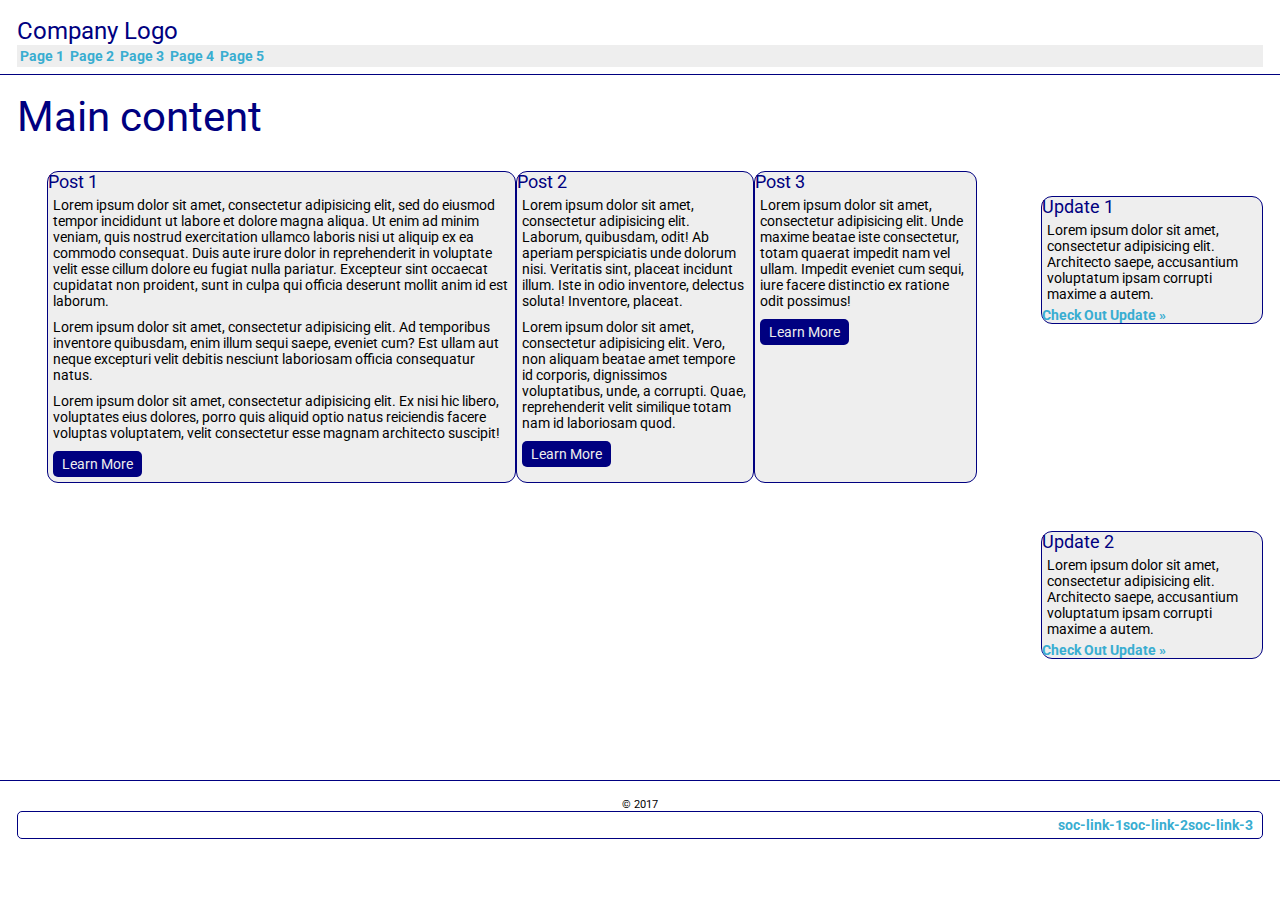
<file: repos/flexbox-practice-exercise-master/index.html>
<!DOCTYPE html>
<html lang="en">
<head>
    <meta charset="UTF-8">
    <meta name="viewport" content="width=device-width, initial-scale=1.0">
    <meta http-equiv="X-UA-Compatible" content="ie=edge">
    <title>Flexbox Exercise</title>

    <link rel="stylesheet" href="./css/layout.css">
    <link rel="stylesheet" href="./css/style.css">
</head>
<body>
    <div class="container">
        <header>
            <a class="logo" href="#">Company Logo</a>
            <nav>
                <ul>
                    <li><a href="#">Page 1</a></li>
                    <li><a href="#">Page 2</a></li>
                    <li><a href="#">Page 3</a></li>
                    <li><a href="#">Page 4</a></li>
                    <li><a href="#">Page 5</a></li>
                </ul>
            </nav>
        </header>
        <main>
            <h1>Main content</h1>
            <div class="cards">
                <article class="card">
                    <h2>Post 1</h2>
                    <p>Lorem ipsum dolor sit amet, consectetur adipisicing elit, sed do eiusmod tempor incididunt ut labore et dolore magna aliqua. Ut enim ad minim veniam, quis nostrud exercitation ullamco laboris nisi ut aliquip ex ea commodo consequat. Duis aute irure dolor in reprehenderit in voluptate velit esse cillum dolore eu fugiat nulla pariatur. Excepteur sint occaecat cupidatat non proident, sunt in culpa qui officia deserunt mollit anim id est laborum.</p>
                    <p>Lorem ipsum dolor sit amet, consectetur adipisicing elit. Ad temporibus inventore quibusdam, enim illum sequi saepe, eveniet cum? Est ullam aut neque excepturi velit debitis nesciunt laboriosam officia consequatur natus.</p>
                    <p>Lorem ipsum dolor sit amet, consectetur adipisicing elit. Ex nisi hic libero, voluptates eius dolores, porro quis aliquid optio natus reiciendis facere voluptas voluptatem, velit consectetur esse magnam architecto suscipit!</p>
                    <button class="btn">Learn More</button>
                </article>
                <article class="card">
                    <h2>Post 2</h2>
                    <p>Lorem ipsum dolor sit amet, consectetur adipisicing elit. Laborum, quibusdam, odit! Ab aperiam perspiciatis unde dolorum nisi. Veritatis sint, placeat incidunt illum. Iste in odio inventore, delectus soluta! Inventore, placeat.</p>
                    <p>Lorem ipsum dolor sit amet, consectetur adipisicing elit. Vero, non aliquam beatae amet tempore id corporis, dignissimos voluptatibus, unde, a corrupti. Quae, reprehenderit velit similique totam nam id laboriosam quod.</p>
                    <button class="btn">Learn More</button>
                </article>
                <article class="card">
                    <h2>Post 3</h2>
                    <p>Lorem ipsum dolor sit amet, consectetur adipisicing elit. Unde maxime beatae iste consectetur, totam quaerat impedit nam vel ullam. Impedit eveniet cum sequi, iure facere distinctio ex ratione odit possimus!</p>
                    <button class="btn">Learn More</button>
                </article>
            </div>
        </main>
        <aside>
            <article class="card">
                <h3>Update 1</h3>
                <p>Lorem ipsum dolor sit amet, consectetur adipisicing elit. Architecto saepe, accusantium voluptatum ipsam corrupti maxime a autem.</p>
                <a href="#">Check Out Update »</a>
            </article>
            <article class="card">
                <h3>Update 2</h3>
                <p>Lorem ipsum dolor sit amet, consectetur adipisicing elit. Architecto saepe, accusantium voluptatum ipsam corrupti maxime a autem.</p>
                <a href="#">Check Out Update »</a>
            </article>
        </aside>
        <footer>
            <small>© 2017</small>
            <ul class="social-media">
                <li><a href="#">soc-link-1</a></li>
                <li><a href="#">soc-link-2</a></li>
                <li><a href="#">soc-link-3</a></li>
            </ul>
        </footer>
    </div>
</body>
</html>
</file>
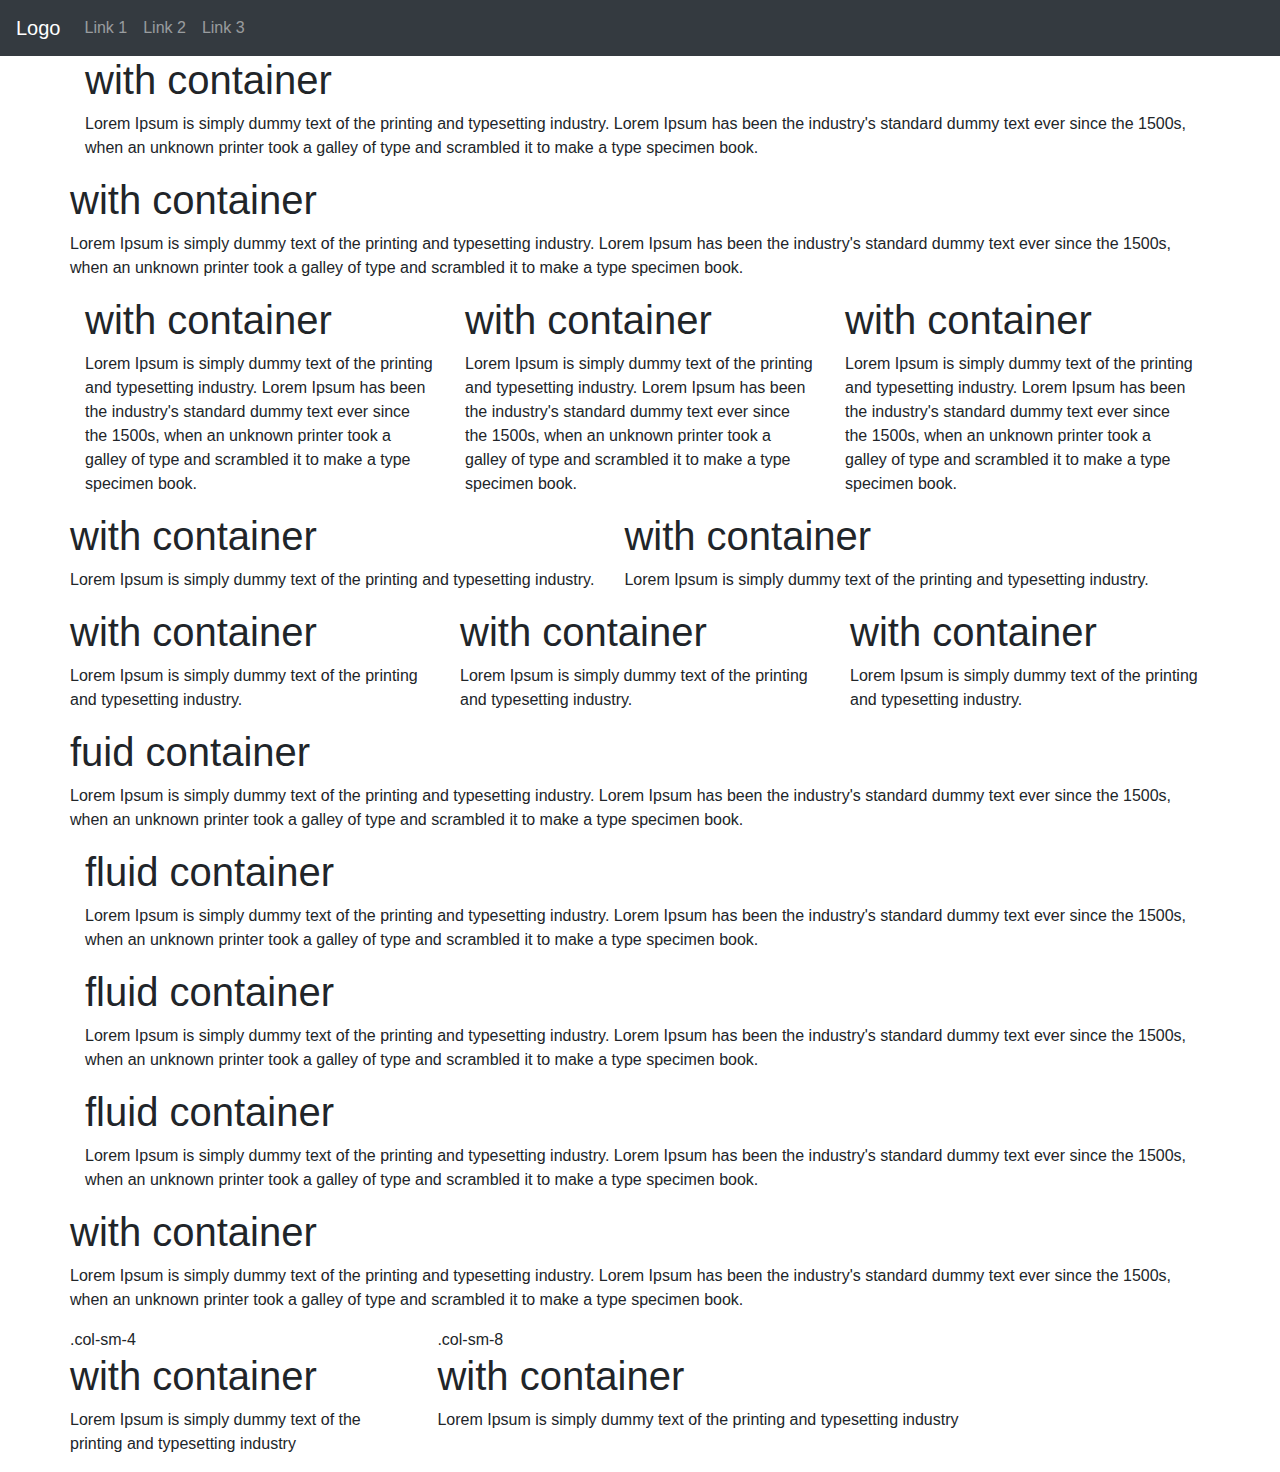
<file: repos/BootstrapWebPage/BootstrapWebPage/index.html>
﻿<!DOCTYPE html>
<html>
<head>
    <meta charset="utf-8" />
    <title></title>
    <link rel="stylesheet" href="https://maxcdn.bootstrapcdn.com/bootstrap/4.0.0-beta.2/css/bootstrap.min.css" />
    <script src="https://code.jquery.com/jquery-3.2.1.slim.min.js"></script>
    <script src="https://cdnjs.cloudflare.com/ajax/libs/popper.js/1.12.3/umd/popper.min.js"></script>
    <script src="https://maxcdn.bootstrapcdn.com/bootstrap/4.0.0-beta.2/js/bootstrap.min.js"></script>
    <link href="StyleSheet.css" rel="stylesheet" />
</head>
<body>
    <!--<div>
        <h1> Without a container</h1>
        <p>Lorem Ipsum is simply dummy text of the printing and typesetting industry. Lorem Ipsum has been the industry's standard dummy text ever since the 1500s, when an unknown printer took a galley of type and scrambled it to make a type specimen book.</p>
    </div>
    <div class="container">
        <h1>with container</h1>
        <p>Lorem Ipsum is simply dummy text of the printing and typesetting industry. Lorem Ipsum has been the industry's standard dummy text ever since the 1500s, when an unknown printer took a galley of type and scrambled it to make a type specimen book.</p>

    </div>
    <div class="container-fluid">
        <h1>fluid container</h1>
        <p>Lorem Ipsum is simply dummy text of the printing and typesetting industry. Lorem Ipsum has been the industry's standard dummy text ever since the 1500s, when an unknown printer took a galley of type and scrambled it to make a type specimen book.</p>
    </div>-->
    <!--<div class="row">-->
        <div class="fluid-container">
            <nav class="navbar navbar-expand-sm bg-dark navbar-dark">
                <!-- Brand/logo -->
                <a class="navbar-brand" href="#">Logo</a>

                <!-- Links -->
                <ul class="navbar-nav">
                    <li class="nav-item">
                        <a class="nav-link" href="#">Link 1</a>
                    </li>
                    <li class="nav-item">
                        <a class="nav-link" href="#">Link 2</a>
                    </li>
                    <li class="nav-item">
                        <a class="nav-link" href="#">Link 3</a>
                    </li>
                </ul>
            </nav>
        </div>
<!--</div>-->

        <div class="container">
            <h1>with container</h1>
            <p>Lorem Ipsum is simply dummy text of the printing and typesetting industry. Lorem Ipsum has been the industry's standard dummy text ever since the 1500s, when an unknown printer took a galley of type and scrambled it to make a type specimen book.</p>

            <div class="row">
                <h1>with container</h1>
                <p>Lorem Ipsum is simply dummy text of the printing and typesetting industry. Lorem Ipsum has been the industry's standard dummy text ever since the 1500s, when an unknown printer took a galley of type and scrambled it to make a type specimen book.</p>

                <div class="col">
                    <h1>with container</h1>
                    <p>Lorem Ipsum is simply dummy text of the printing and typesetting industry. Lorem Ipsum has been the industry's standard dummy text ever since the 1500s, when an unknown printer took a galley of type and scrambled it to make a type specimen book.</p>
                </div>
                <div class="col">
                    <h1>with container</h1>
                    <p>Lorem Ipsum is simply dummy text of the printing and typesetting industry. Lorem Ipsum has been the industry's standard dummy text ever since the 1500s, when an unknown printer took a galley of type and scrambled it to make a type specimen book.</p>
                </div>
                <div class="col">
                    <h1>with container</h1>
                    <p>Lorem Ipsum is simply dummy text of the printing and typesetting industry. Lorem Ipsum has been the industry's standard dummy text ever since the 1500s, when an unknown printer took a galley of type and scrambled it to make a type specimen book.</p>
                </div>
                <div class="row">
                    <div class="col">
                        <h1>with container</h1>
                        <p>Lorem Ipsum is simply dummy text of the printing and typesetting industry.</p>
                    </div>
                    <div class="col">
                        <h1>with container</h1>
                        <p>Lorem Ipsum is simply dummy text of the printing and typesetting industry.</p>
                    </div>
                </div>
                <div class="row">
                    <div class="col">
                        <h1>with container</h1>
                        <p>Lorem Ipsum is simply dummy text of the printing and typesetting industry.</p>
                    </div>
                    <div class="col">
                        <h1>with container</h1>
                        <p>Lorem Ipsum is simply dummy text of the printing and typesetting industry.</p>
                    </div>
                    <div class="col">
                        <h1>with container</h1>
                        <p>Lorem Ipsum is simply dummy text of the printing and typesetting industry.</p>
                    </div>

                </div>
                <div class="row">
                    <div class="col">
                        <div class="fluid-container">
                            <h1>fuid container</h1>
                            <p>Lorem Ipsum is simply dummy text of the printing and typesetting industry. Lorem Ipsum has been the industry's standard dummy text ever since the 1500s, when an unknown printer took a galley of type and scrambled it to make a type specimen book.</p>
                        </div>
                        <div class="col">
                            <div class="fluid-container">
                                <h1>fluid container</h1>
                                <p>Lorem Ipsum is simply dummy text of the printing and typesetting industry. Lorem Ipsum has been the industry's standard dummy text ever since the 1500s, when an unknown printer took a galley of type and scrambled it to make a type specimen book.</p>
                            </div>
                        </div>
                        <div class="col">
                            <div class="fluid-container">
                                <h1>fluid container</h1>
                                <p>Lorem Ipsum is simply dummy text of the printing and typesetting industry. Lorem Ipsum has been the industry's standard dummy text ever since the 1500s, when an unknown printer took a galley of type and scrambled it to make a type specimen book.</p>
                            </div>
                        </div>
                        <div class="col">
                            <div class="fluid-container">
                                <h1>fluid container</h1>
                                <p>Lorem Ipsum is simply dummy text of the printing and typesetting industry. Lorem Ipsum has been the industry's standard dummy text ever since the 1500s, when an unknown printer took a galley of type and scrambled it to make a type specimen book.</p>
                            </div>
                        </div>
                    </div>
                </div>
                <div class="fluid-container">
                    <h1>with container</h1>
                    <p>Lorem Ipsum is simply dummy text of the printing and typesetting industry. Lorem Ipsum has been the industry's standard dummy text ever since the 1500s, when an unknown printer took a galley of type and scrambled it to make a type specimen book.</p>
                </div>
                <div class="row">
                    <div class="col-sm-4">
                        .col-sm-4
                        <h1>with container</h1>
                        <p>Lorem Ipsum is simply dummy text of the printing and typesetting industry</p>
                    </div>

                    <div class="col-sm-8">
                        .col-sm-8
                        <h1>with container</h1>
                        <p>Lorem Ipsum is simply dummy text of the printing and typesetting industry</p>
                    </div>
                </div>

            </div>


        </div>


</body>
</html>
</file>
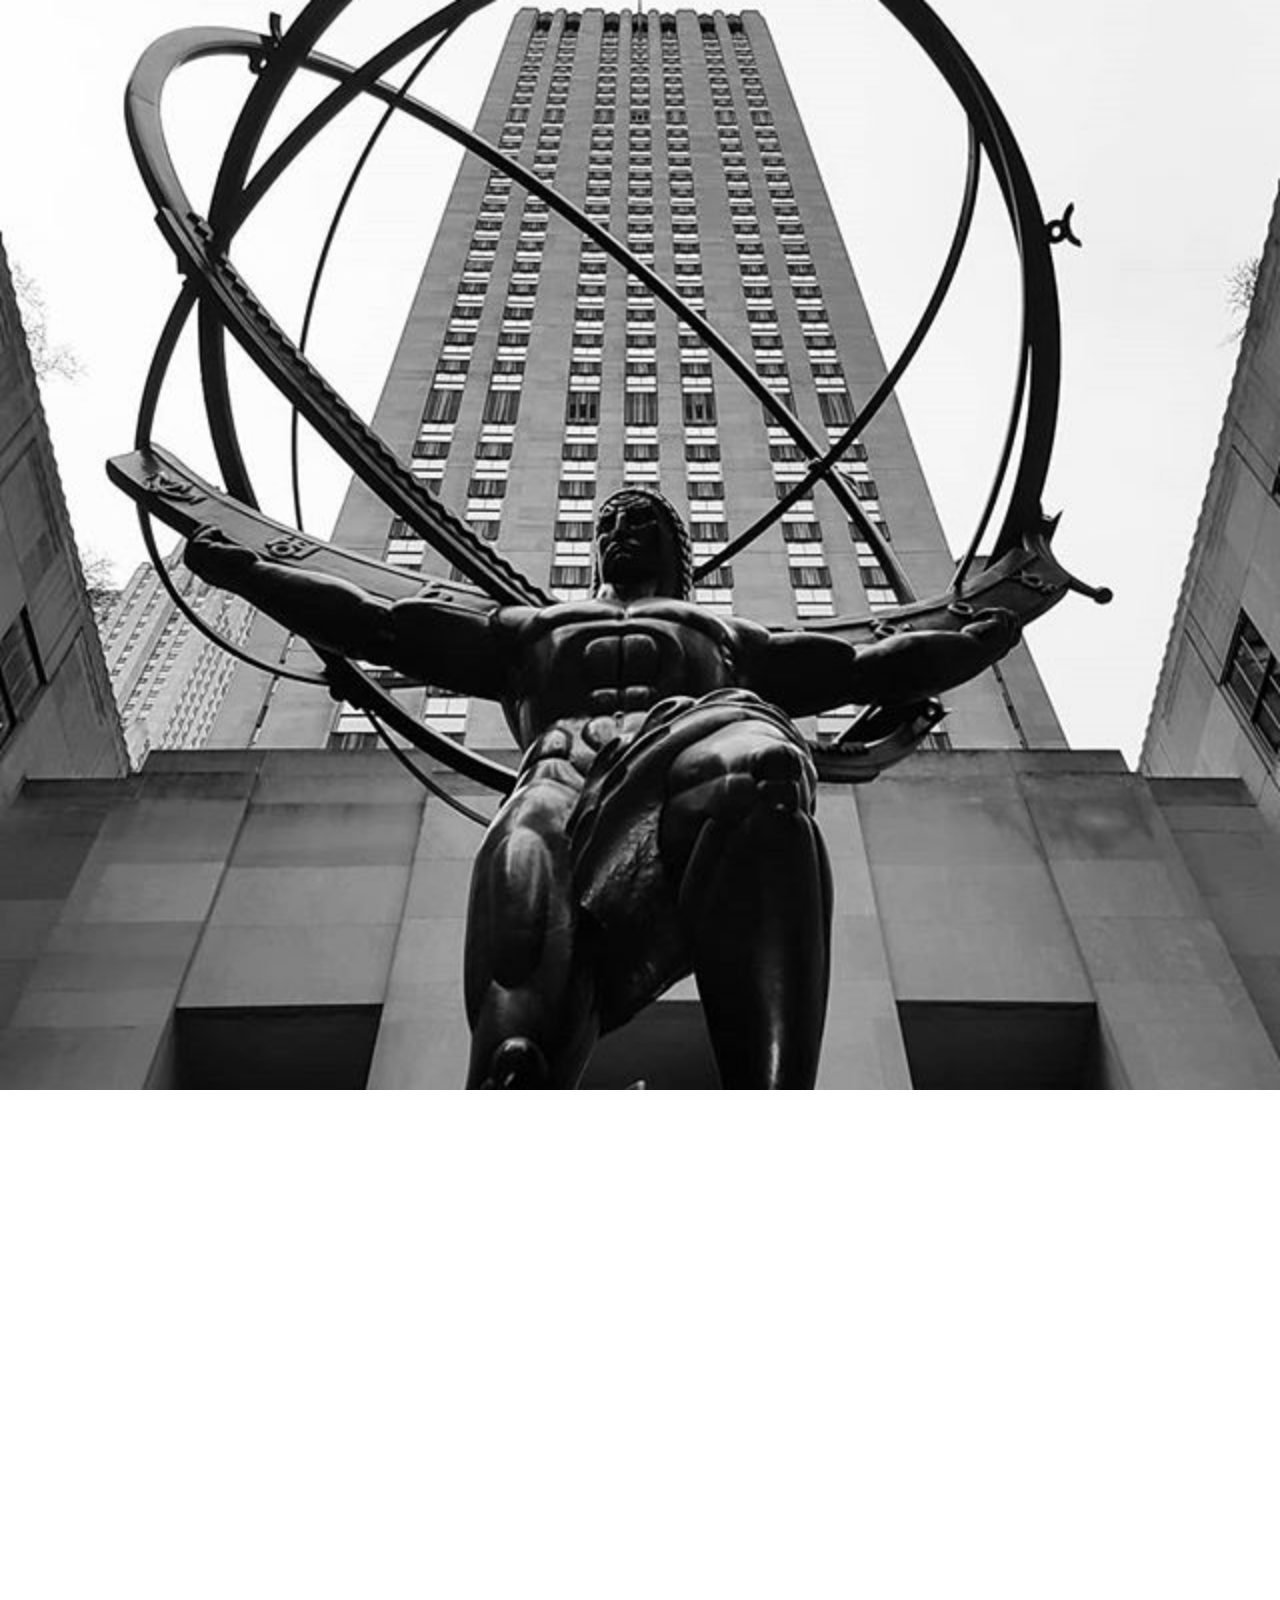
<file: repos/Portfolio_DevelsInc/Portfolio_DevelsInc/index.html>
﻿<!DOCTYPE html>
<html>
<head>
    <meta charset="utf-8" />
    <title></title>
    <link rel="stylesheet" href="https://maxcdn.bootstrapcdn.com/bootstrap/4.0.0-beta.2/css/bootstrap.min.css" />
    <script src="https://code.jquery.com/jquery-3.2.1.slim.min.js"></script>
    <script src="https://cdnjs.cloudflare.com/ajax/libs/popper.js/1.12.3/umd/popper.min.js"></script>
    <script src="https://maxcdn.bootstrapcdn.com/bootstrap/4.0.0-beta.2/js/bootstrap.min.js"></script>
    <link href="https://use.fontawesome.com/releases/v5.0.7/css/all.css" rel="stylesheet">
    <link href="StyleSheet.css" rel="stylesheet" />
</head>
<body>
    <div class="parallax"></div>
    
</body>
</html>
</file>
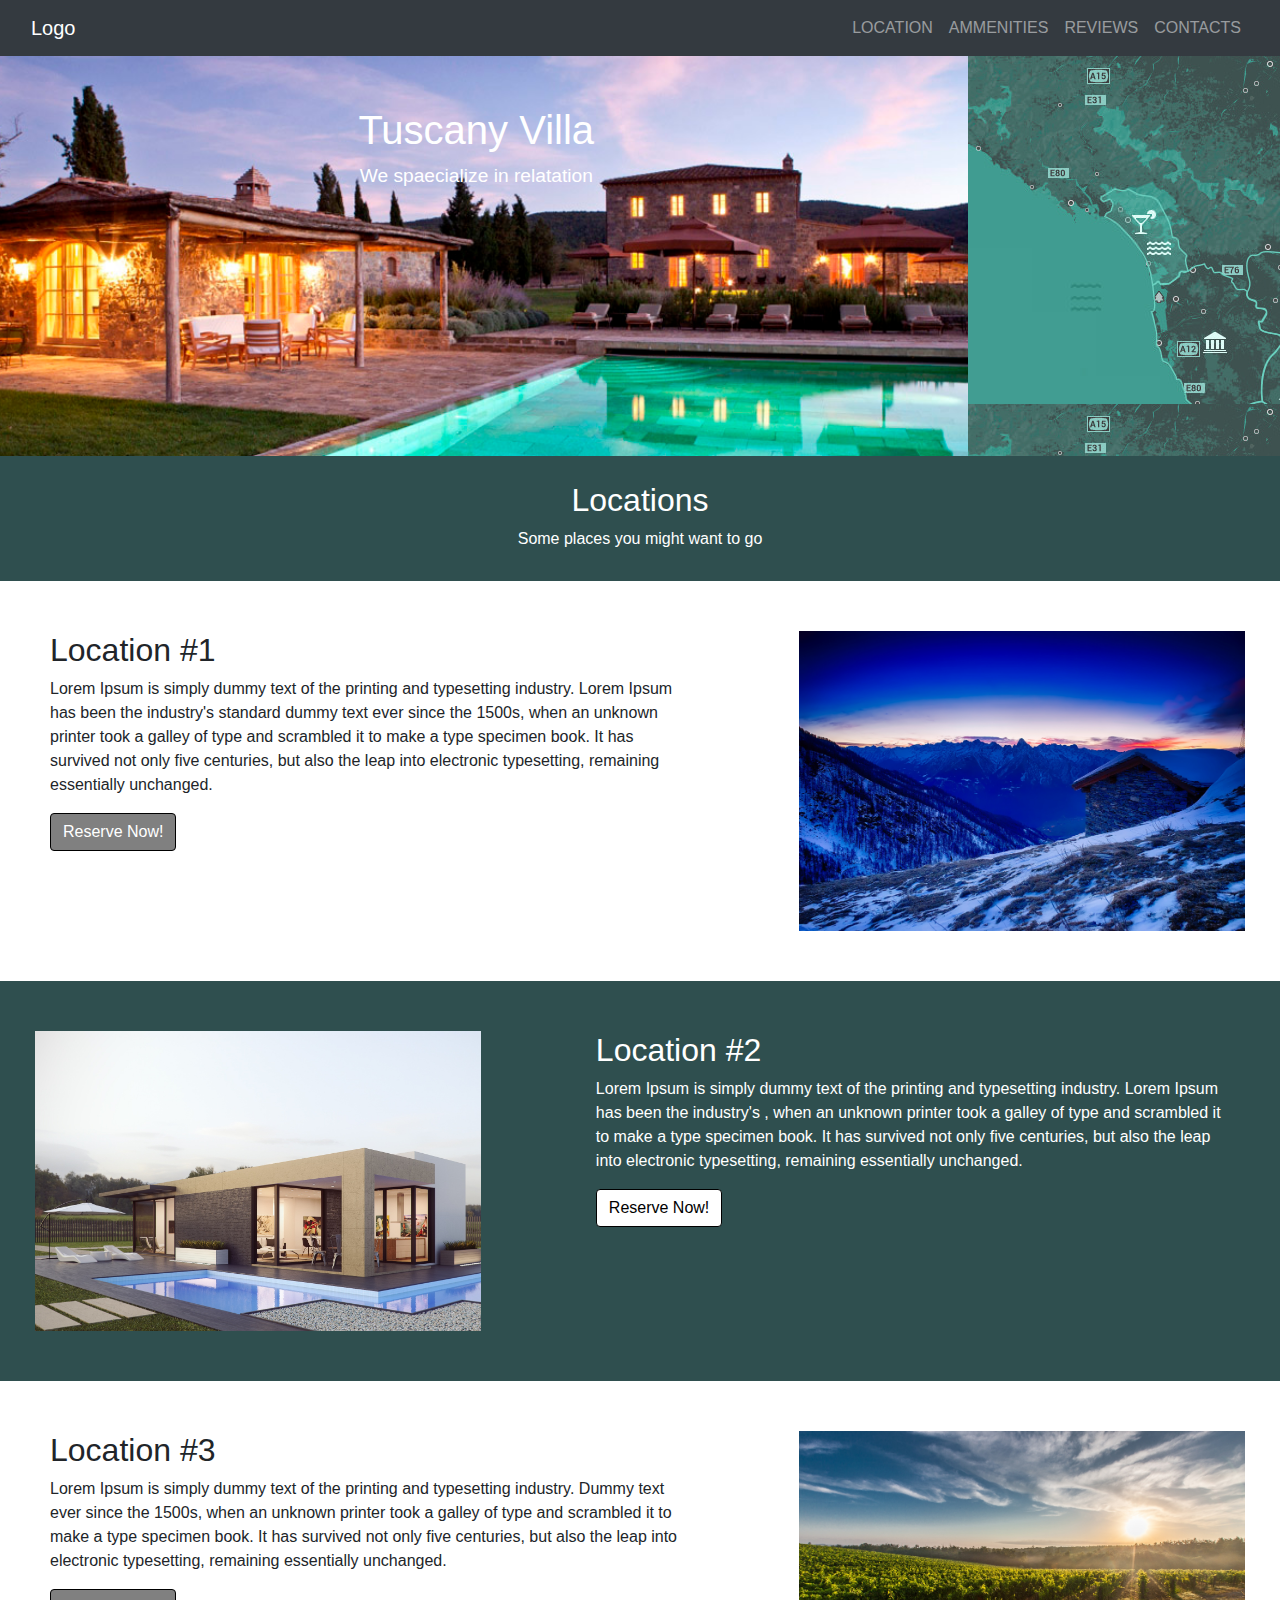
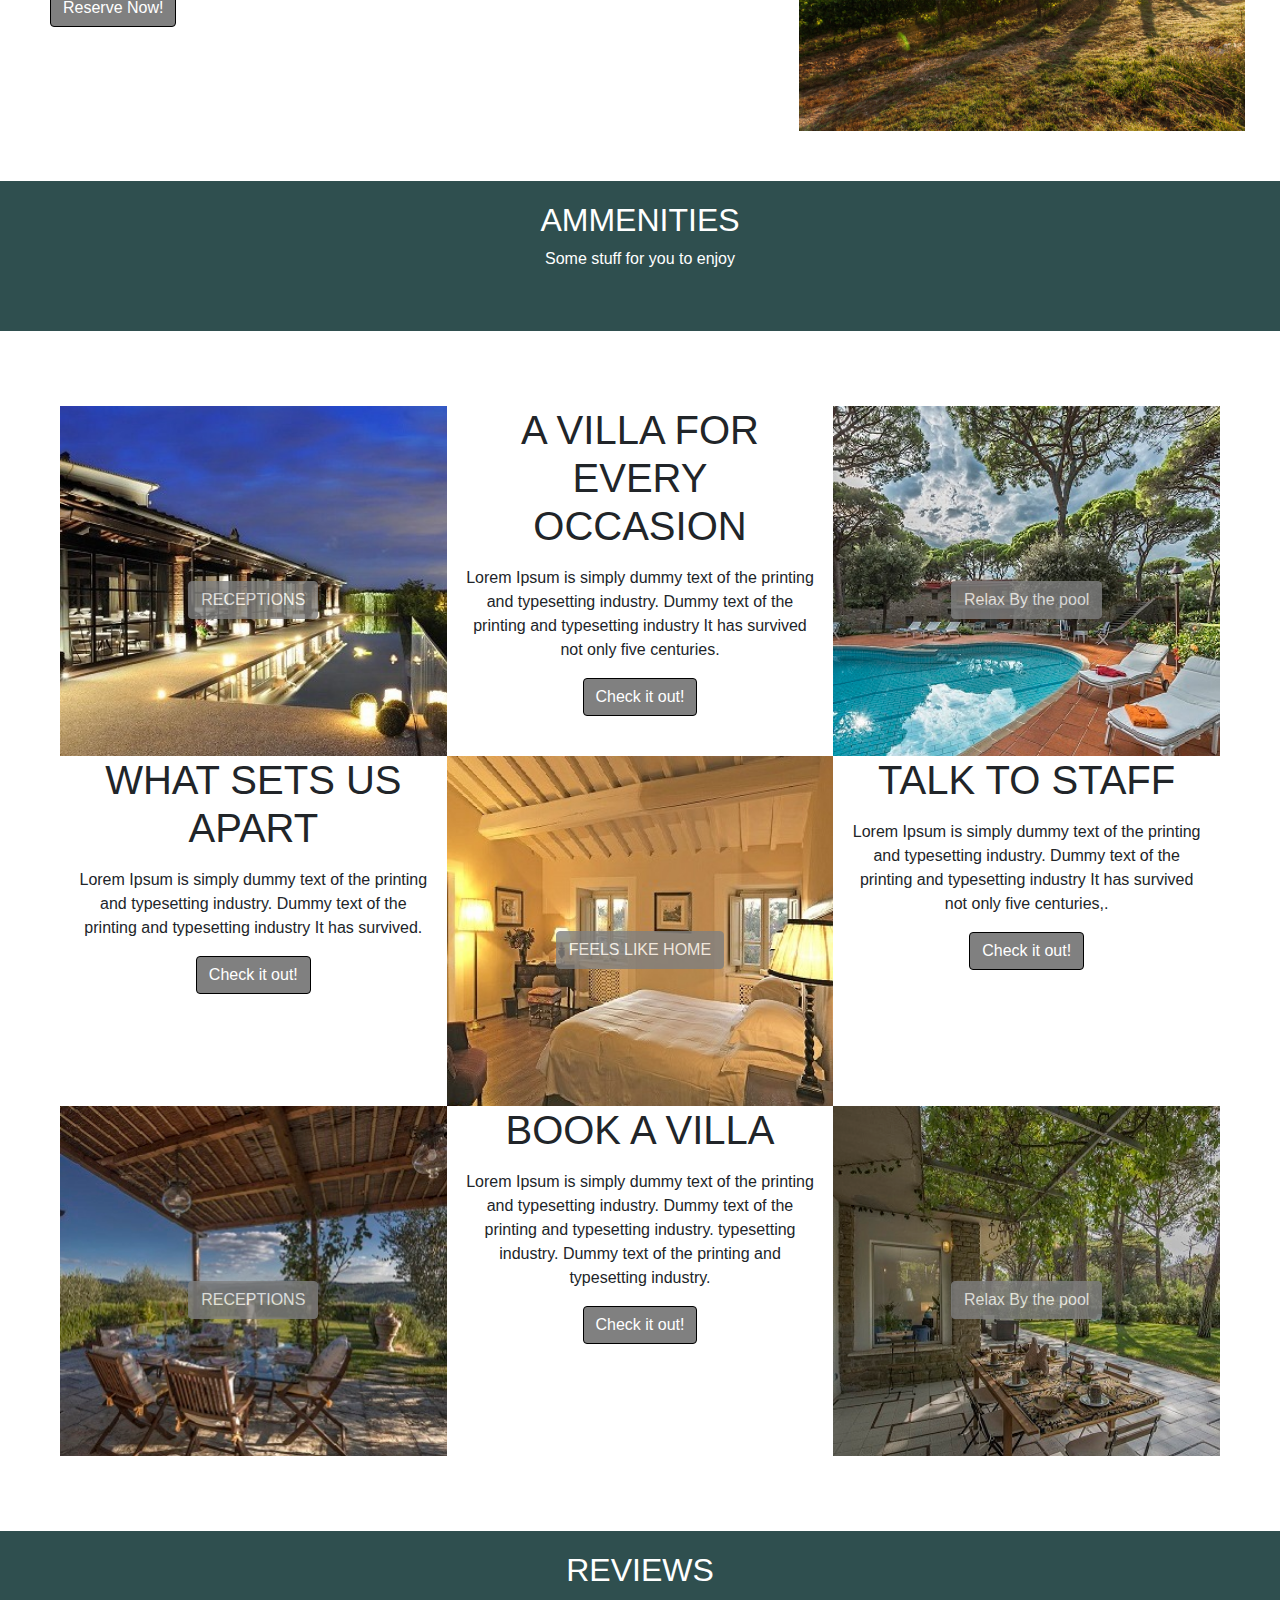
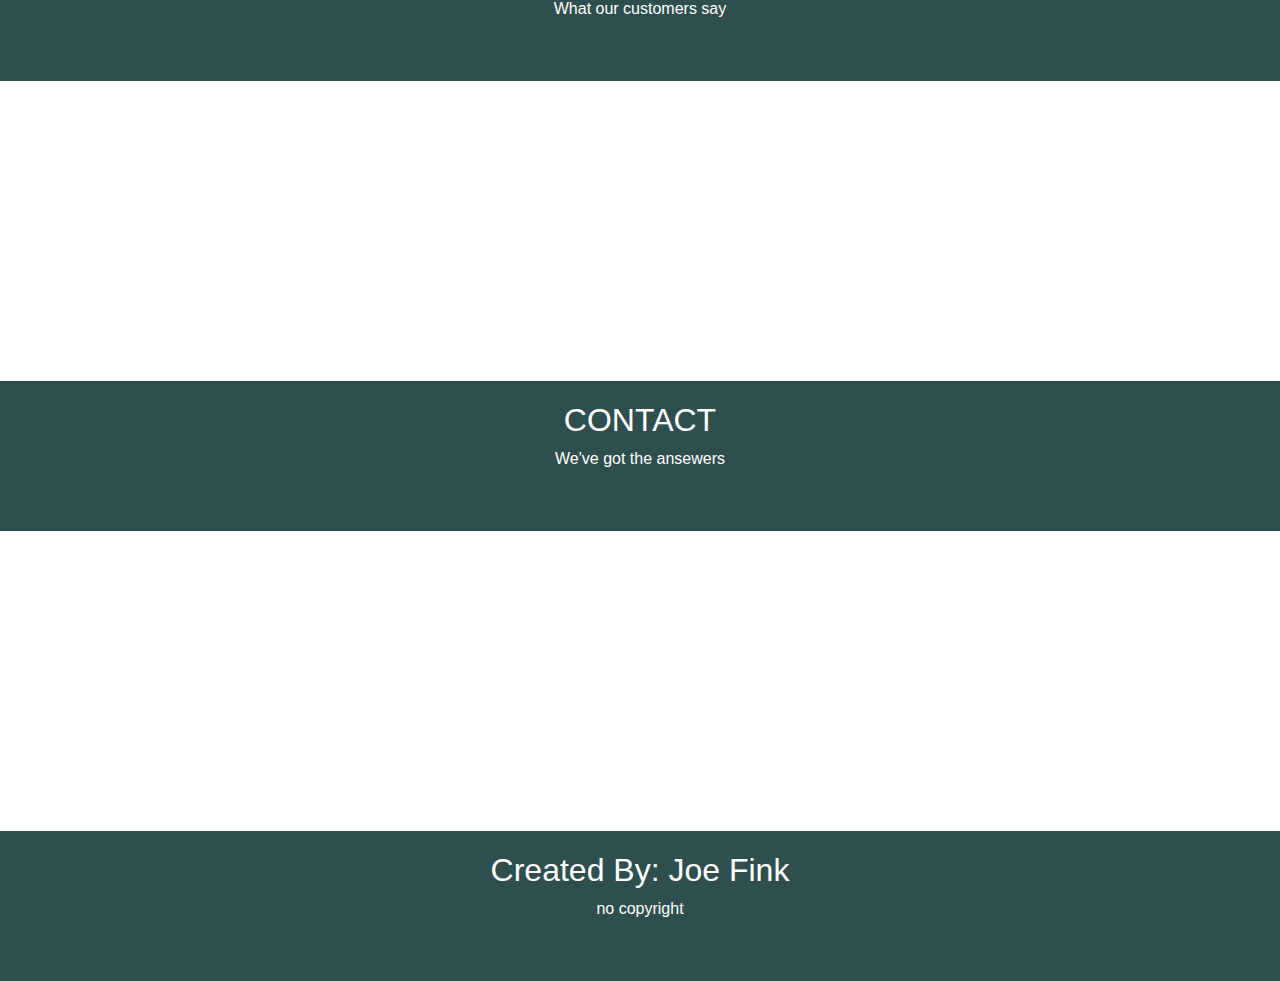
<file: repos/Tuscanyvilla_Bootstrap/Tuscanyvilla_Bootstrap/index.html>
﻿<!DOCTYPE html>
<html>
<head>
    <meta charset="utf-8" />
    <title></title>
    <link rel="stylesheet" href="https://maxcdn.bootstrapcdn.com/bootstrap/4.0.0-beta.2/css/bootstrap.min.css" />
    <script src="https://code.jquery.com/jquery-3.2.1.slim.min.js"></script>
    <script src="https://cdnjs.cloudflare.com/ajax/libs/popper.js/1.12.3/umd/popper.min.js"></script>
    <script src="https://maxcdn.bootstrapcdn.com/bootstrap/4.0.0-beta.2/js/bootstrap.min.js"></script>
    <link href="https://use.fontawesome.com/releases/v5.0.7/css/all.css" rel="stylesheet">
    <link href="StyleSheet.css" rel="stylesheet" />
</head>
<body>
    <div class="conatainer-fluid main-container">
        <!--<div class="row-sm-12 navRow">-->
        <nav class="navbar navbar-expand-sm bg-dark navbar-dark">
            <!-- Brand/logo -->
            <div class="col-sm-3">
                <a class="navbar-brand" href="#">Logo</a>
            </div>
            <!-- Links -->
            <div class="col-sm-9">
                <ul class="navbar-nav">
                    <li class="nav-item">
                        <a class="nav-link" href="#">LOCATION</a>
                    </li>
                    <li class="nav-item">
                        <a class="nav-link" href="#">AMMENITIES</a>
                    </li>
                    <li class="nav-item">
                        <a class="nav-link" href="#">REVIEWS</a>
                    </li>
                    <li class="nav-item">
                        <a class="nav-link" href="#">CONTACTS</a>
                    </li>
                </ul>
            </div>
        </nav>
    </div>
    <div class="conatainer-fluid fluid-container2">
        <div class="row">
            <div class="col-sm-9 tuscany-villa">
                <h1>Tuscany Villa</h1>
                <p>We spaecialize in relatation</p>
            </div>

            <div class="col-sm-3 versilia">
            </div>

        </div>
    </div>
    <div class="conatainer-fluid fluid-container3">
        <div class="row locations">
            <div class="col loc-content">
                <h2>Locations</h2>

                <p>Some places you might want to go</p>
            </div>
        </div>
    </div>
    <div class="conatainer-fluid fluid-container4">
        <div class="row">
            <div class="col-sm-7 location1">
                <h2>Location #1</h2>
                <p>Lorem Ipsum is simply dummy text of the printing and typesetting industry. Lorem Ipsum has been the industry's standard dummy text ever since the 1500s, when an unknown printer took a galley of type and scrambled it to make a type specimen book. It has survived not only five centuries, but also the leap into electronic typesetting, remaining essentially unchanged. </p>
                <button type="button" class="btn btn-primary btn-md">Reserve Now!</button>
            </div>
            <div class="col-sm-5 locationImg">
            </div>
        </div>
    </div>
    <div class="conatainer-fluid fluid-container5">
        <div class="row">
            <div class="col-sm-5 locationImg2">
            </div>
            <div class="col-sm-7 location2">
                <h2>Location #2</h2>
                <p>Lorem Ipsum is simply dummy text of the printing and typesetting industry. Lorem Ipsum has been the industry's , when an unknown printer took a galley of type and scrambled it to make a type specimen book. It has survived not only five centuries, but also the leap into electronic typesetting, remaining essentially unchanged. </p>
                <button type="button" class="btn btn-primary btn-md2">Reserve Now!</button>
            </div>

        </div>
    </div>
    <div class="conatainer-fluid fluid-container6">
        <div class="row">
            <div class="col-sm-7 location3">
                <h2>Location #3</h2>
                <p>Lorem Ipsum is simply dummy text of the printing and typesetting industry. Dummy text ever since the 1500s, when an unknown printer took a galley of type and scrambled it to make a type specimen book. It has survived not only five centuries, but also the leap into electronic typesetting, remaining essentially unchanged. </p>
                <button type="button" class="btn btn-primary btn-md3">Reserve Now!</button>
            </div>
            <div class="col-sm-5 locationImg3">
            </div>
        </div>
    </div>
    <div class="conatainer-fluid fluid-container7">
        <div class="col ammenities-col">
            <h2>AMMENITIES</h2>
            <p>Some stuff for you to enjoy</p>
        </div>
    </div>
    <div class="conatainer-fluid fluid-container8">
        <div class="row">
            <div class="col-sm-4 ammen1">
                <button type="button" class="btn btn-primary btn-md4">RECEPTIONS</button>
            </div>
            <div class="col-sm-4 ammen2">
                <h1>A VILLA FOR EVERY OCCASION</h1>
                <p> <p>Lorem Ipsum is simply dummy text of the printing and typesetting industry. Dummy text of the printing and typesetting industry It has survived not only five centuries.</p>
                <button type="button" class="btn btn-primary btn-md5">Check it out!</button>
            </div>
            <div class="col-sm-4 ammen3">
                <button type="button" class="btn btn-primary btn-md6">Relax By the pool</button>
            </div>
            <div class="col-sm-4 ammen4">
                <h1>WHAT SETS US APART</h1>
                <p> <p>Lorem Ipsum is simply dummy text of the printing and typesetting industry. Dummy text of the printing and typesetting industry It has survived.</p>
                <button type="button" class="btn btn-primary btn-md7">Check it out!</button>
            </div>
            <div class="col-sm-4 ammen5">
                <button type="button" class="btn btn-primary btn-md8">FEELS LIKE HOME</button>
            </div>
            <div class="col-sm-4 ammen6">
                <h1>TALK TO STAFF</h1>
                <p> <p>Lorem Ipsum is simply dummy text of the printing and typesetting industry. Dummy text of the printing and typesetting industry It has survived not only five centuries,.</p>
                <button type="button" class="btn btn-primary btn-md9">Check it out!</button>
            </div>
            <div class="col-sm-4 ammen7">
                <button type="button" class="btn btn-primary btn-md10">RECEPTIONS</button>
            </div>
            <div class="col-sm-4 ammen8">
                <h1>BOOK A VILLA</h1>
                <p> <p>Lorem Ipsum is simply dummy text of the printing and typesetting industry. Dummy text of the printing and typesetting industry. typesetting industry. Dummy text of the printing and typesetting industry.</p>
                <button type="button" class="btn btn-primary btn-md11">Check it out!</button>
            </div>
            <div class="col-sm-4 ammen9">
                <button type="button" class="btn btn-primary btn-md12">Relax By the pool</button>
            </div>
        </div>
    </div>
    <div class="conatainer-fluid fluid-container9">
        <div class="row">
            <div class="col reviews-col">
                <h2>REVIEWS</h2>
                <p>What our customers say</p>
            </div>
        </div>
    </div>
    <div class="conatainer-fluid fluid-container10">
        <div class="row">

            <div class="col reviews-caroussel">

            </div>
        </div>
    </div>
    <div class="conatainer-fluid fluid-container9">
        <div class="row">
            <div class="col contact-col">
                <h2>CONTACT</h2>
                <p>We've got the ansewers</p>
            </div>
        </div>
    </div>
    <div class="conatainer-fluid fluid-container12">
        <div class="row">
            <div class="col contact-section">

            </div>
        </div>
    </div>
    <div class="conatainer-fluid fluid-container9">
        <div class="row">
            <div class="col created-col">
                <h2>Created By: Joe Fink</h2>
                <p> no copyright</p>
            </div>
        </div>
    </div>














</body>
</html>
</file>
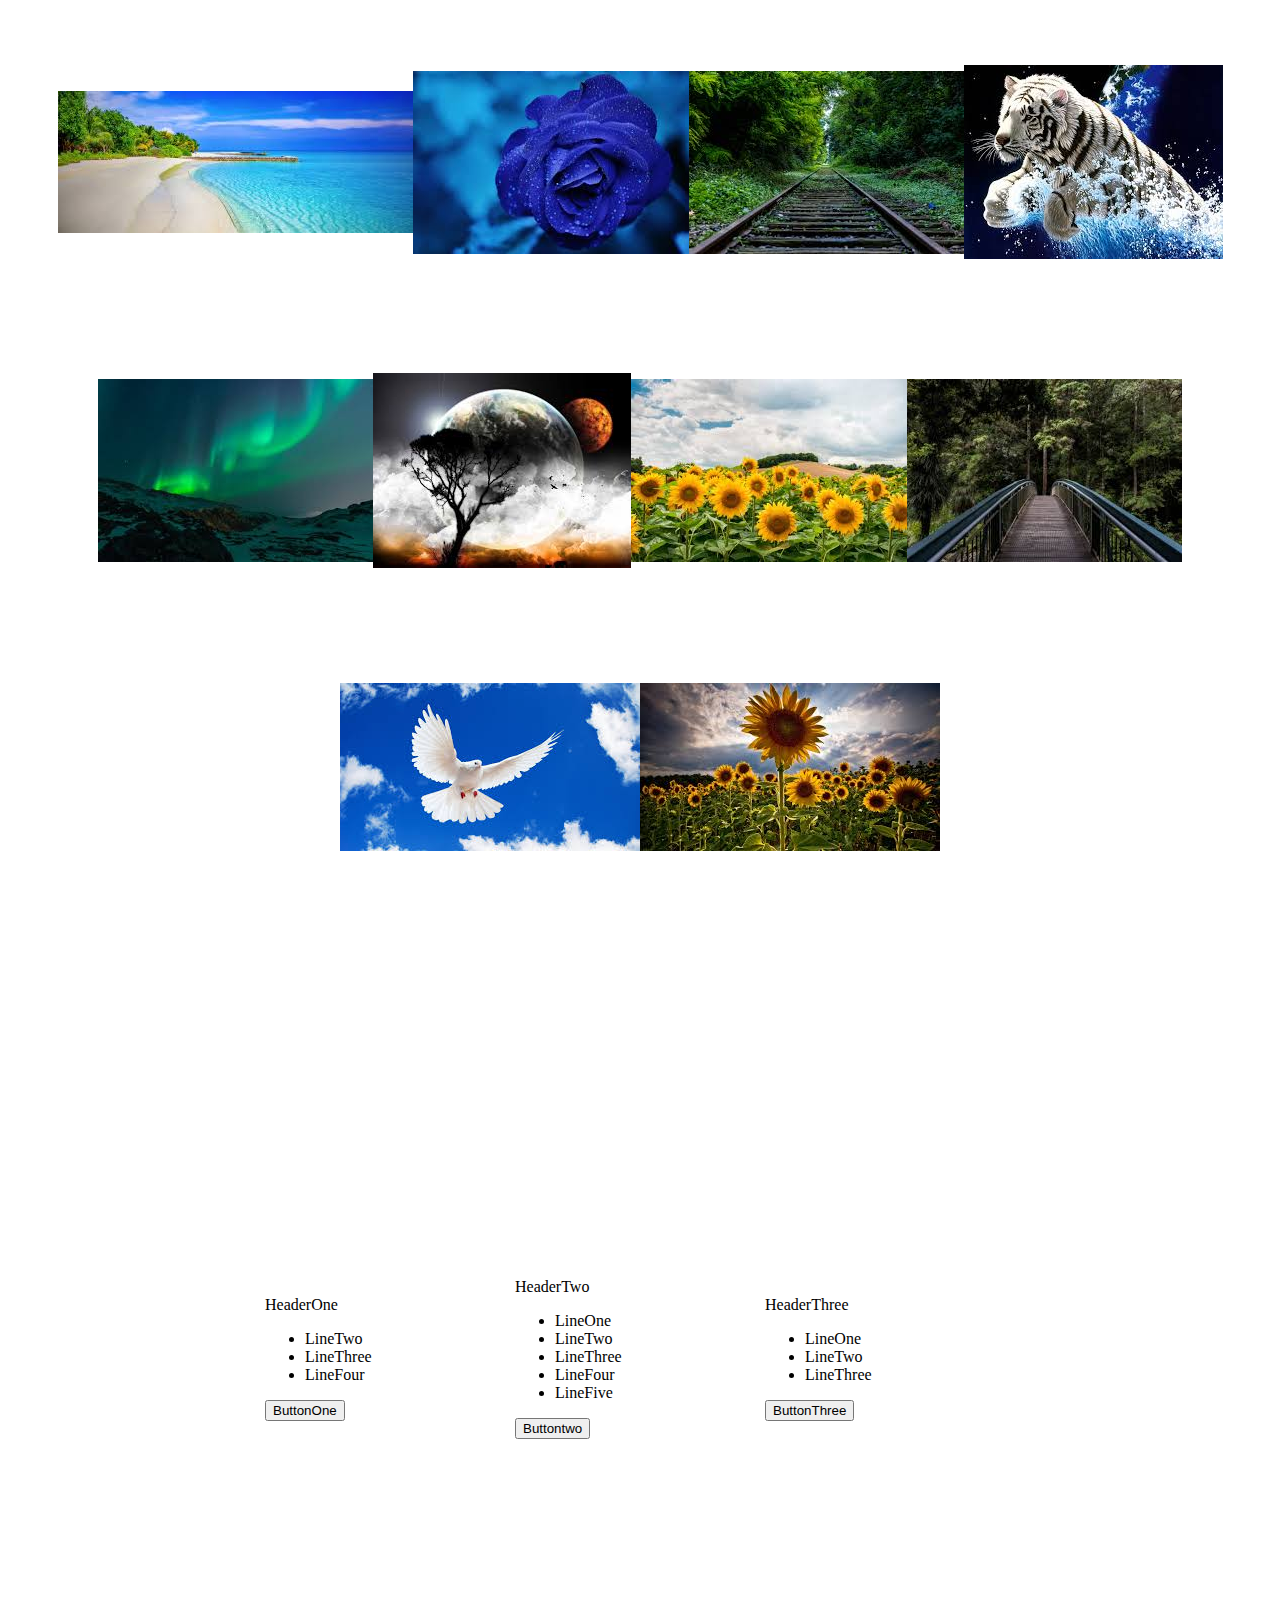
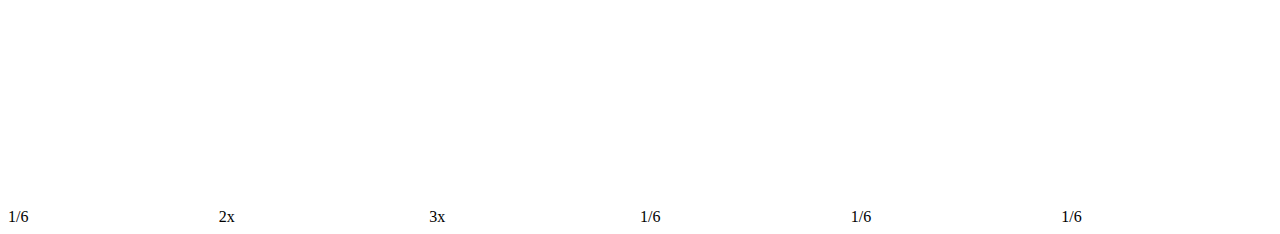
<file: repos/FlexExampleSites/FlexExampleSites/Flex1HtmlPage.html>
﻿<!DOCTYPE html>
<html>
<head>
    <meta charset="utf-8" />

    <title></title>
    <link href="StyleSheet.css" rel="stylesheet" />
</head>
<body>
    <main class="gallery">
        <img src="Image Folder/image 1.jpg" />
        <img src="Image Folder/image 2.jpg" />
        <img src="Image Folder/image 3.jpg" />
        <img src="Image Folder/image 4.jpg" />
        <img src="Image Folder/image 5.jpg" />
        <img src="Image Folder/image 6.jpg" />
        <img src="Image Folder/image 7.jpg" />
        <img src="Image Folder/images 8.jpg" />
        <img src="Image Folder/image 9.jpg" />
        <img src="Image Folder/image 10.jpg" />
    </main>
    <div class="cards">
        <section class="card2">
            <header>HeaderOne</header>
            <ul>
                <li>LineTwo</li>
                <li>LineThree</li>
                <li>LineFour</li>
            </ul>
            <button>ButtonOne</button>
        </section>
        <section class="card2">
            <header>HeaderTwo</header>
            <ul>
                <li>LineOne</li>
                <li>LineTwo</li>
                <li>LineThree</li>
                <li>LineFour</li>
                <li>LineFive</li>
            </ul>
            <button>Buttontwo</button>
        </section>
        <section class="card3">
            <header>HeaderThree</header>
            <ul>
                <li>LineOne</li>
                <li>LineTwo</li>
                <li>LineThree</li>
            </ul>
            <button>ButtonThree</button>
        </section>
    </div>
    <div class="row">
        <div class="row_cell">1/6</div>
        <div class="row_cell .row_cell--2">2x</div>
        <div class="row_cell .row_cell--3">3x</div>
        <div class="row_cell">1/6</div>
        <div class="row_cell">1/6</div>
        <div class="row_cell">1/6</div>
    </div>


</body>
</html>
</file>
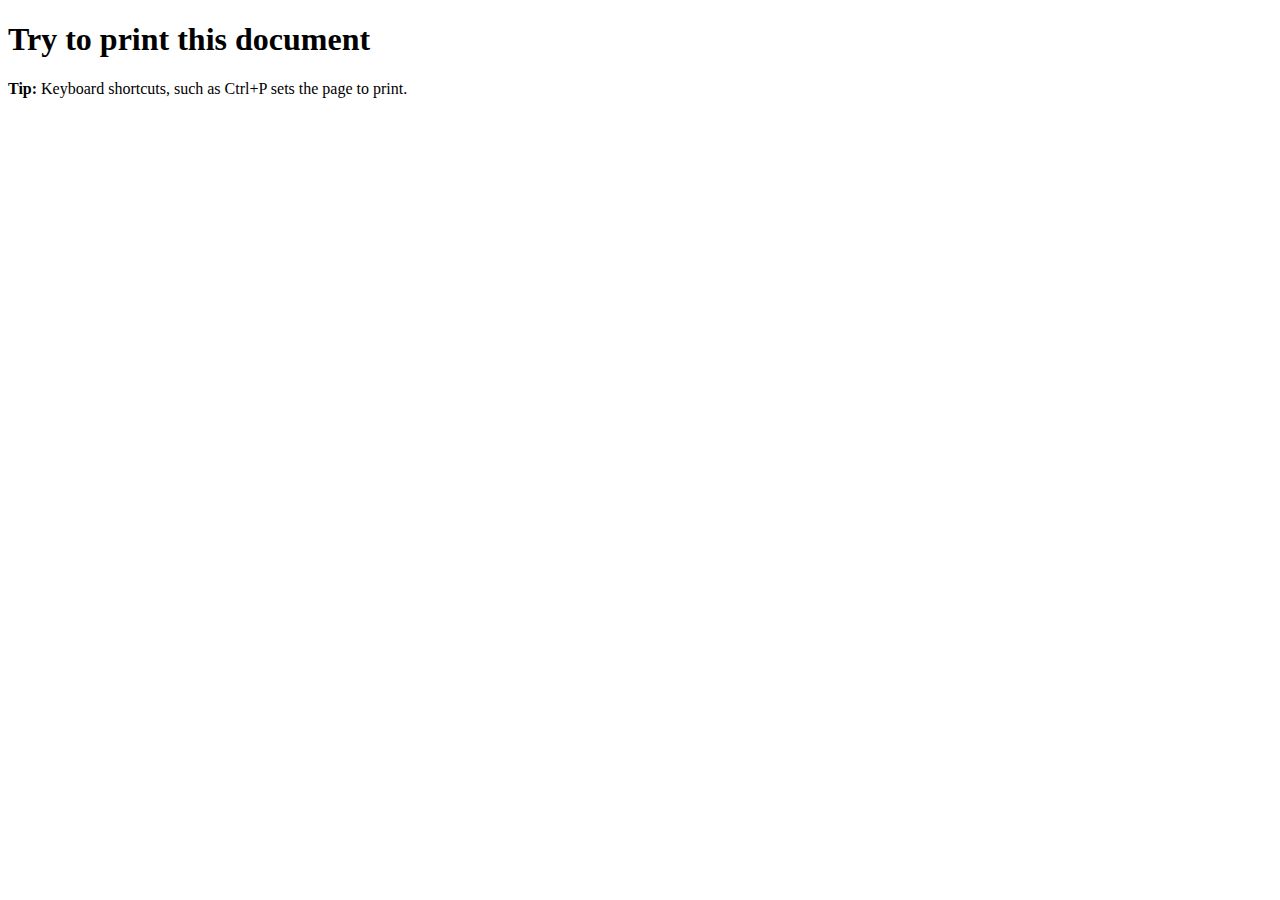
<file: repos/JavaScriptPractice/JavaScriptPractice/HtmlPage.html>
﻿<!DOCTYPE html>
<html>
<head>
    <meta charset="utf-8" />
    <script src="JavaScript.js"></script>
    <title></title>
</head>
<body onafterprint="myFunction()">
    <h1>Try to print this document</h1>
    <p><b>Tip:</b> Keyboard shortcuts, such as Ctrl+P sets the page to print.</p>

</body>
</html>
</file>
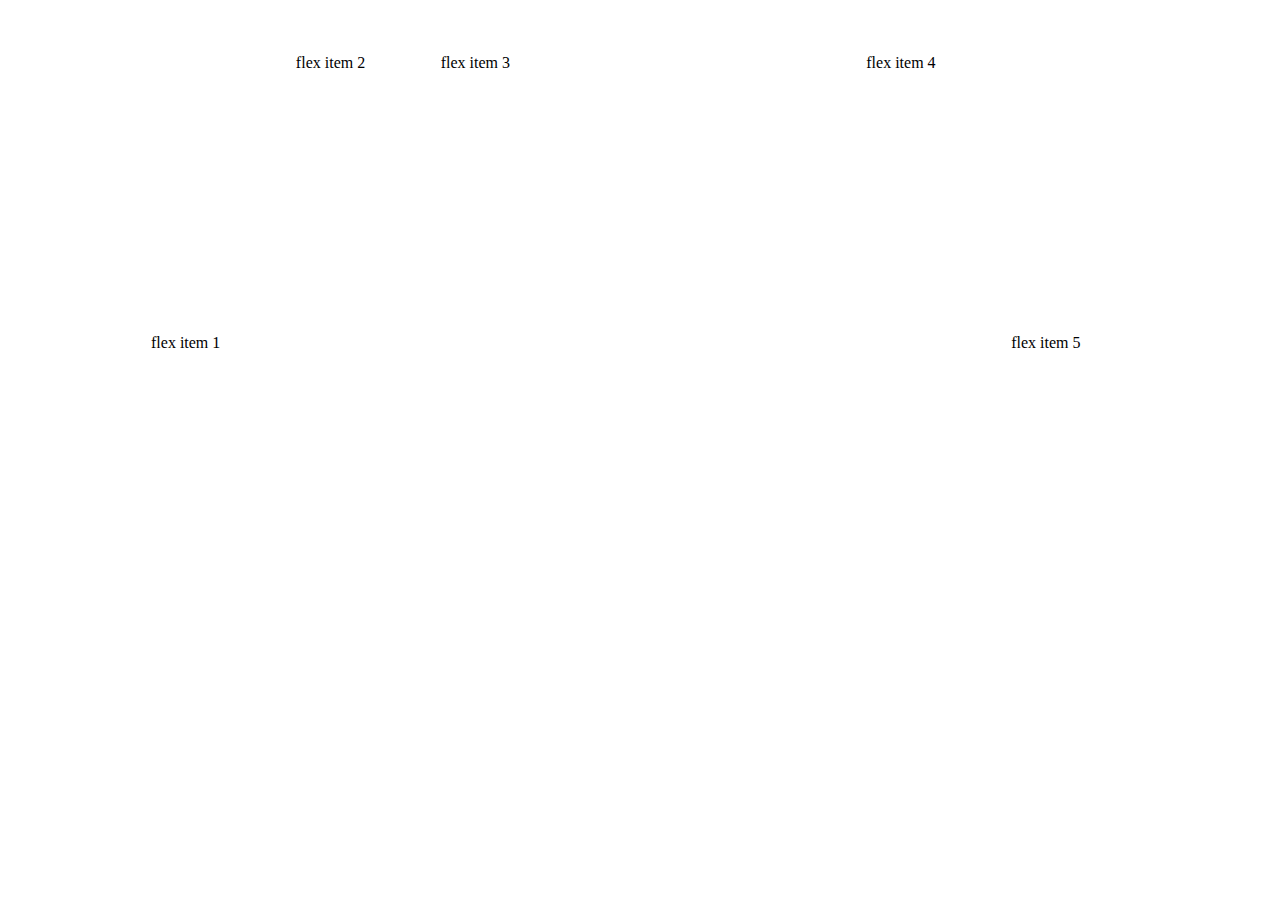
<file: repos/SuperDopeWepSite/SuperDopeWepSite/FlexExHtmlPage.html>
﻿<!DOCTYPE html>
<html>
<head>
    <meta charset="utf-8" />
    <title></title>
    <link href="StyleThree.css" rel="stylesheet" />
</head>
<body>
    <div class="container">
        <div class="flexItem flexItem--1">flex item 1</div>
        <div class="flexItem flexItem--2">flex item 2</div>
        <div class="flexItem flexItem--3">flex item 3</div>
        <div class="flexItem flexItem--4">flex item 4</div>
        <div class="flexItem flexItem--5">flex item 5</div>
    </div>

</body>
</html>
</file>
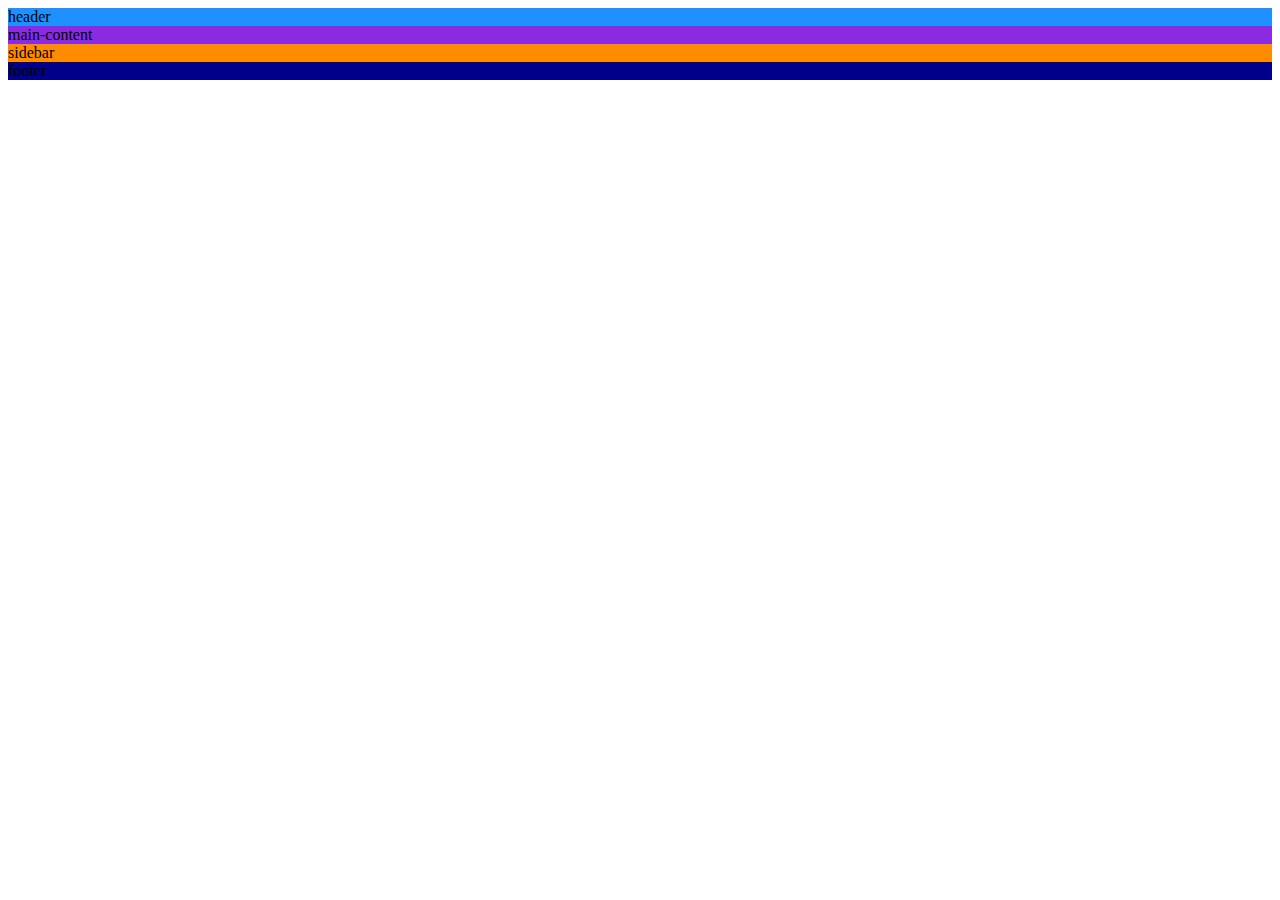
<file: repos/SuperDopeWepSite/SuperDopeWepSite/GridEx.html>
﻿<!DOCTYPE html>
<html>
<head>
    <meta charset="utf-8" />
    <title></title>
    <link href="StyleTwo.css" rel="stylesheet" />
</head>
<body>
    <div>
        <class="header" </class> <section class=" grid-item-1">header</section>
    
     <class="body">
        <section class="grid-item-2 grid-item-3">main-content</section>
        <section class="grid-item-4 grid-item-5">sidebar</section>
    
    <class="footer">
        <section class="grid-item grid-item-6">footer</section>
    </div>
</body>
</html>
</file>
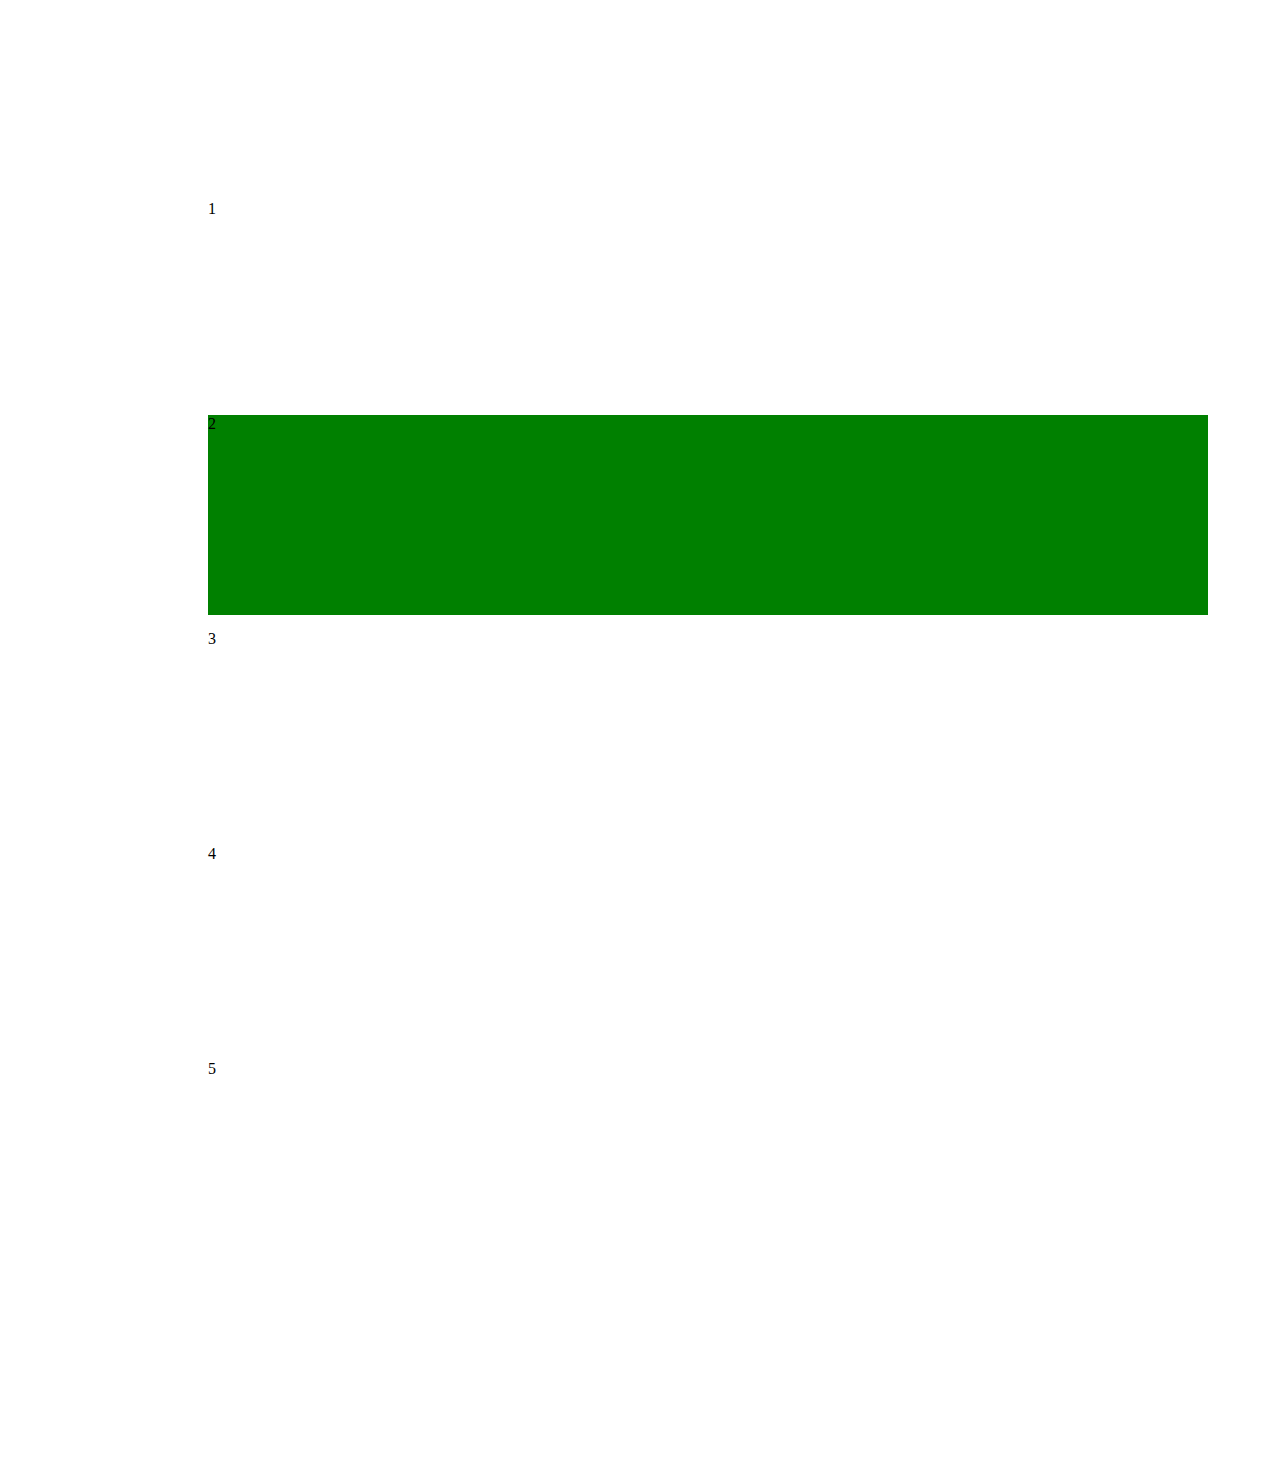
<file: repos/SuperDopeWepSite/SuperDopeWepSite/HTMLstyle.html>
﻿<!DOCTYPE html>
<html>
<head>
    <meta charset="utf-8" />
    <title></title>
<link href="StyleSheet3.css" rel="stylesheet" />
</head>
<body>
    <div class="container">
        <section class="grid-item grid-item-1">1</section>
        <section class="grid-item grid-item-2 grid-item-3">2</section>
        <section class="grid-item grid-item-4 grid-item-5 grid-item-6">3</section>
        <section class="grid-item grid-item-7 grid-item-8 grid-item-9 grid-item-10 grid-item-11">4</section>
        <section class="grid-item grid-item-12 grid-item-13 grid-item-14 grid-item-15 grid-item-16 grid-item-17 grid-item-18 grid-item-19 grid-item-20 grid-item-21 ">5</section>
    </div>
</body>
</html>
</file>
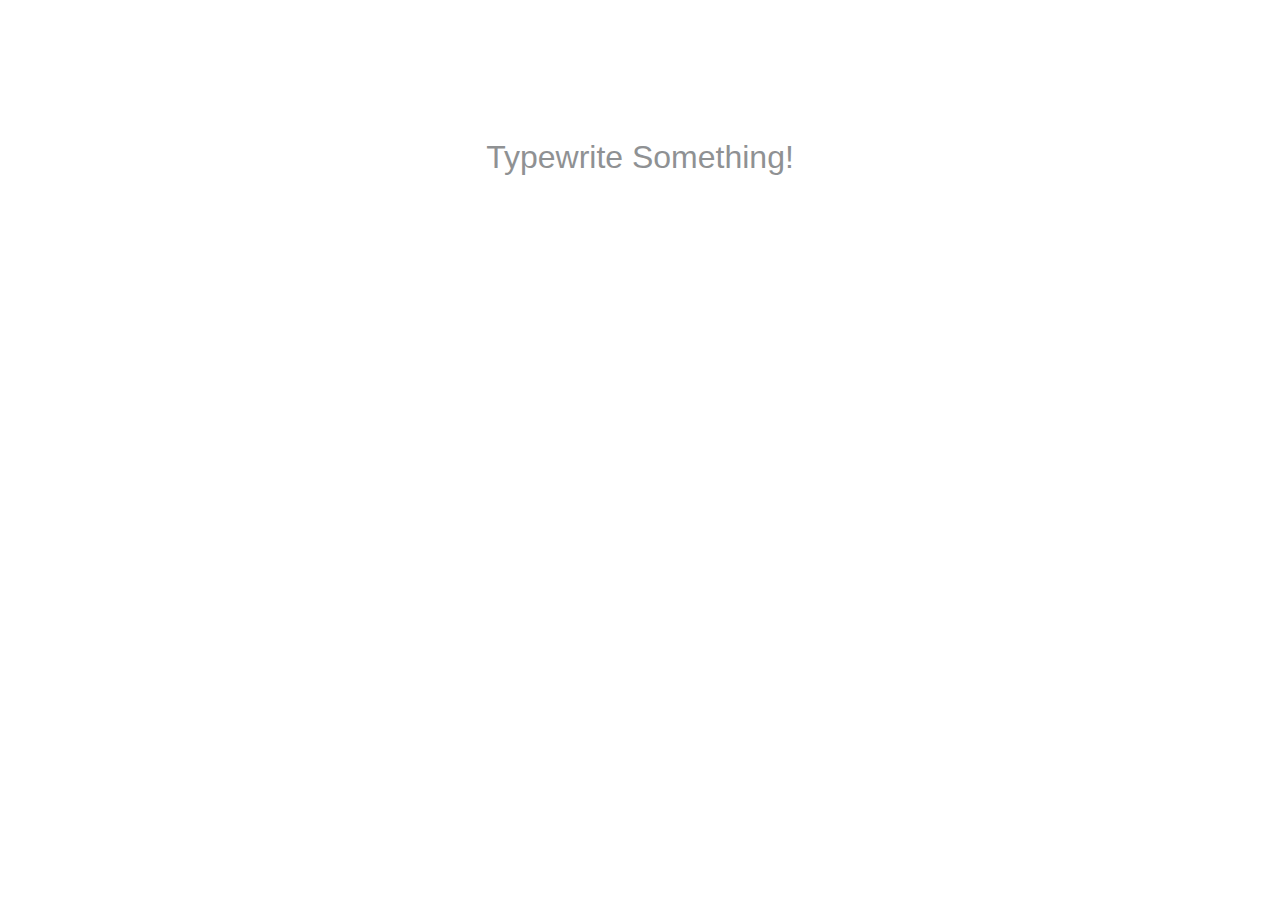
<file: repos/TESTTESTTEST/TESTTESTTEST/HtmlPage.html>
﻿<!DOCTYPE html>
<html>
<head>
    <meta charset="utf-8" />
    <link rel="stylesheet" href="https://maxcdn.bootstrapcdn.com/bootstrap/4.0.0-beta.2/css/bootstrap.min.css" />
    <script src="https://code.jquery.com/jquery-3.2.1.slim.min.js"></script>
    <script src="https://cdnjs.cloudflare.com/ajax/libs/popper.js/1.12.3/umd/popper.min.js"></script>
    <script src="https://maxcdn.bootstrapcdn.com/bootstrap/4.0.0-beta.2/js/bootstrap.min.js"></script>
    <script src="JavaScript.js"></script>
    <link href="StyleSheet.css" rel="stylesheet" />
    <title></title>
</head>
<body>
    <div>
    <input id="cursor-input" type="password" />
    <canvas id="paper"></canvas>
    <canvas id="text-canvas"></canvas>
    <canvas id="cursor-canvas"></canvas>
    <div id="welcome">
        Typewrite Something!
    </div>
       
</div>
</body>
</html>
</file>
<file: repos/flexbox-practice-exercise-master/css/layout.css>
* {
    box-sizing: border-box;
    margin: 0;
    padding: 0;
}

aside,
footer,
header,
main {
    padding: 17px;
}

footer {
    grid-column: 1 / -1;
}

header {
    grid-column: 1 / -1;
}

nav {
    display:flex;

}
 nav li {
    margin: 3px;
}

.btn {
    margin: 5px;
    padding: 5px 9px;
}

div.cards {
    margin: 11px;
    padding: 19px;
}
article.card{

}
.card p {
    padding: 5px;
}

.container {
    display: grid;
    grid-template-columns: 4fr 1fr;
    grid-template-rows: 75px auto 120px;
    min-height: 100vh;
}

.social-media {
    padding: 5px 9px;
}

a.logo {
    display: flex;
    justify-content: flex-start;
}

ul {
    display: flex;
    flex-direction: row;
    justify-content: flex-end;
}

div.cards {
    display: flex;
    flex-direction: row;
}

aside {
    display: flex;
    flex-direction: column;
    justify-content: space-around;
}

small {
    display: flex;
    justify-content: center;
}

.social-media {
    display: flex;
    flex-direction: row;
    justify-content: flex-end;
}
/*
** FLEXBOX CHALLENEGE
** Complete all of the following challenges using flexbox
*/
/* Put the company logo on the left side of the header and the nav on the right */
/* Distribute the navigation items in a horizontal line */
/* Distribute cards in 'main' horizontally and make sure they all have the same height */
/* Distribute cards in aside vertically and make sure any space left in the container is around the elements */
/* In the footer, center the copyright and place the social-media links to the right */* {
</file>
<file: repos/flexbox-practice-exercise-master/css/style.css>
@import url('https://fonts.googleapis.com/css?family=Roboto:400,700');

* {
    font: 400 14px 'Roboto';
}
aside {
}

footer {
    border-top: 1px solid navy;
}

h1 {
    color: navy;
    font-size: 3rem;
}

header {
    border-bottom: 1px solid navy;
}

main {
}

nav {
    background-color: #eee;
}

    nav a {
        color: #39add1;
        font-weight: 700;
        text-decoration: none;
    }

ol,
ul {
    list-style-type: none;
}

small {
    font-size: .8rem;
}

.btn {
    background-color: navy;
    border: none;
    border-radius: 5px;
    color: #eee;
}

.card {
    background-color: #eee;
    border-radius: 11px;
    border: 1px solid navy;
}

    .card a {
        color: #39add1;
        font-weight: 700;
        text-decoration: none;
    }

    .card h2,
    .card h3 {
        color: navy;
        font-size: 1.25rem;
    }

.logo {
    color: navy;
    font-size: 24px;
    text-decoration: none;
}

.social-media {
    border-radius: 5px;
    border: 1px solid navy;
}

    .social-media a {
        font-weight: 700;
        text-decoration: none;
        color: #39add1;
    }


Add CommentCollapse�
</file>
<file: repos/BootstrapWebPage/BootstrapWebPage/StyleSheet.css>
﻿body {
}
.navbar-brand{

}
</file>
<file: repos/Portfolio_DevelsInc/Portfolio_DevelsInc/StyleSheet.css>
﻿.parallax {
    /* The image used */
    background-image: url('imageFolder/Atlas.Rockefeller.jpg');
    /* Set a specific height */
    min-height: 1600px;
    /* Create the parallax scrolling effect */
    background-attachment: fixed;
    background-position: center;
    background-repeat: no-repeat;
    background-size:cover;
}
</file>
<file: repos/Tuscanyvilla_Bootstrap/Tuscanyvilla_Bootstrap/StyleSheet.css>
﻿


.navbar-brand {
}
.navbar-nav{
    justify-content:flex-end;
}

.tuscany-villa {
  padding:50px;
   justify-content:center;
   color:white;
   height: 400px;
    background-image: url('ImageFile/tuscany-villas-sant-anna.jpg');
    background-size:cover;
    text-align:center;
    font-size:larger;
}
#loc{
    font-size:larger;
}

.versilia {
    display: flex;
    height: 400px;
    background-image: url('ImageFile/Versilia.jpg');
}
.loc-content{
   padding:25px;
    text-align:center;
    height:125px;
    background-color: darkslategrey;
    color:white;
   
}

.location1{
    height:400px;
   
    border: 50px solid white;
}
.locationImg {
    height: 400px;
    background-image: url('ImageFile/italy-mountain-villa.jpeg');
    
    background-size: cover;
    border: 50px solid white;
}
.btn-md{
    background-color:gray;
    border:1px solid black;
}
.location2 {
    height: 400px;
    color:white;
    background-color:darkslategrey;
    border: 50px solid darkslategrey;
}
.locationImg2 {
    height: 400px;
    background-image: url('ImageFile/modern-villa.jpeg');
    background-size: cover;
    border: 50px solid darkslategrey;
}
.btn-md2 {
    color:black;
   
    background-color: white;
    border: 1px solid black;
}
.location3 {
    height: 400px;
    border: 50px solid white;
}

.locationImg3 {
    height: 400px;
    background-image: url('ImageFile/tuscany-grape-field-nature-51947.jpeg');
    background-size: cover;
    border: 50px solid white;
}

.btn-md3 {
    background-color: gray;
    border: 1px solid black;
}
.ammenities-col{
    
    height:150px;
    text-align:center;
    background-color:darkslategrey;
    color:white;
    padding:20px;
}
.fluid-container8 {
    border:75px solid white;
}

.ammen1 {
    height: 350px;
    width:350px;
    background-image: url('ImageFile/3b-348x348.jpg');
    background-size: cover;
    text-align:center;
    padding-top:175px;
}

.btn-md4 {
    background-color: gray;
    border: 1px solid gray;
    opacity:0.8;
   
}
.ammen2 {
    height: 350px;
    width:350px;
   justify-content:center;
    text-align:center;
}
.btn-md5 {
    background-color: gray;
    border: 1px solid black;
}
.ammen3 {
    height: 350px;
    width:350px;
    background-image: url('ImageFile/42-348x348.jpg');
    background-size:cover;
    text-align:center;
    padding-top:175px;
}
.btn-md6 {
    background-color: gray;
    border: 1px solid gray;
    opacity: 0.8;
}
.ammen4 {
    height: 350px;
    justify-content: center;
    text-align: center;

}

.btn-md7 {
    background-color: gray;
    border: 1px solid black;
}
.ammen5 {
    height: 350px;
    background-image: url('ImageFile/tuscan_Vill_ images.jpg');
    background-size: cover;
    text-align:center;
    padding-top:175px;
}

.btn-md8 {
    background-color: gray;
    border: 1px solid gray;
    opacity: 0.8;
}
.ammen6 {
    height: 350px;
    justify-content: center;
    text-align: center;
}

.btn-md9 {
    background-color: gray;
    border: 1px solid black;
}
.ammen7 {
    height: 350px;
    background-image: url('ImageFile/Villa-Rucellai-Toscani-2812-2-348x348.jpg');
    background-size: cover;
    text-align:center;
    padding-top:175px;
}

.btn-md10 {
    background-color: gray;
    border: 1px solid gray;
    opacity: 0.8;
}

.ammen8 {
    height: 350px;
    justify-content: center;
    text-align: center;
}

.btn-md11 {
    background-color: gray;
    border: 1px solid black;
}

.ammen9 {
    height: 350px;
    background-image: url('ImageFile/Villa-Vanna-231-348x348.jpg');
    background-size: cover;
    text-align: center;
    padding-top:175px;
}

.btn-md12 {
    background-color: gray;
    border: 1px solid gray;
    opacity: 0.8;
}
.reviews-col {
    height: 150px;
    text-align: center;
    background-color: darkslategrey;
    color: white;
    padding: 20px;
}
.reviews-caroussel{
    height:300px;

}
.contact-col {
    height: 150px;
    text-align: center;
    background-color: darkslategrey;
    color: white;
    padding: 20px;
}
.contact-section{
    height:300px;
}
.created-col {
    height: 150px;
    text-align: center;
    background-color: darkslategrey;
    color: white;
    padding: 20px;
}
</file>
<file: repos/FlexExampleSites/FlexExampleSites/StyleSheet.css>
﻿.gallery {
    display: flex;
    flex-wrap: wrap;
    align-items: center;
    justify-content: center;
    min-height: 100vh;
}
.cards {
    min-height: 100vh;
    display: flex;
    flex-wrap: wrap;
    align-items:center;
    justify-content:center;
}
.card1 {
    flex: 0 0 250px
}
.card2 {
    flex: 0 0 250px
}
.card3 {
    flex: 0 0 250px
}
.row {
    display: flex;
    align-items: center;
    justify-content: space-around;
}
.row_cell {
    
    flex:1;
}
.row_cell--2 {
    flex: 2;
}
.row_cell--3 {
    flex:3
}
</file>
<file: repos/SuperDopeWepSite/SuperDopeWepSite/StyleThree.css>
﻿.container {
    display:flex;
    flex-direction: row;
    flex-wrap:wrap;
    height: 20rem;
    margin: 2rem auto;
    padding: 11px;
    max-width: 1000px;
}

.flexItem {
    flex-grow:1;
    margin-left: 5px;
    padding: 11px;
}
.flexItem:first-child {
        margin:0;
}
.flexItem--2{
   align-self:stretch;
}
.flexItem--3{
    flex-basis:350px;
}
.flexItem--5{
    align-self:flex-end;
}
.flexItem--1{
    align-self:flex-end;
}
</file>
<file: repos/SuperDopeWepSite/SuperDopeWepSite/StyleTwo.css>
﻿

.header {
    display: grid;
    grid-gap: auto;
    grid-template-rows: 400px;
    grid-template-columns: auto;
    margin: 10px;
    
}
.body{
    display:grid;
    grid-gap:auto;
    grid-template-columns:600px 400px;
    grid-template-rows: 500px 500px;
    margin: 10px 200px 10px 200px
}
.footer{
    display:grid;
    grid-gap:auto;
    grid-template-rows:200px ;
    grid-template-columns: auto;
    margin:10px
}
.grid-item-1 {
    
    background-color:dodgerblue;
}
.grid-item-2 {
   grid-template-columns:600px ;
   grid-template-rows: 400px ;
   background-color :darkgreen
   
}
.grid-item-3 {
    grid-template-columns: 400px;
    grid-template-rows: 400px;
    background-color:blueviolet

}
.grid-item-4{
    background-color:darkorange

}
.grid-item-5{
    background-color:darkorange
}
.grid-item-6{
    background-color:darkblue
}
</file>
<file: repos/SuperDopeWepSite/SuperDopeWepSite/StyleSheet3.css>
﻿.container {
    display: grid;
    grid-gap: 15px 20px;
    grid-template-columns: ;
    grid-template-rows: 200px 200px 200px 200px 200px;
    margin: 200px;
    width: 1000px;
}
.section.grid-item.grid-item-1{
    display: grid;
    grid-template-columns: auto;
    grid-template-rows: 200px;
    width: 200px;
    background-color : green;
}
section.grid-item-2.grid-item-3{
    display: grid;
    grid-template-columns: auto atuo ;
    grid-template-rows: 200px;
    background-color : green;
}
section.grid-item.grid-item-4.grid-item-5.grid-item-6{
    grid-template-columns: 
}
</file>
<file: repos/TESTTESTTEST/TESTTESTTEST/StyleSheet.css>
﻿@font-face {
    font-family: 'Special Elite';
    src: url('http://www.typewritesomething.com/inc/specialelite-webfont.eot');
    src: url('http://www.typewritesomething.com/inc/specialelite-webfont.eot?#iefix') format('embedded-opentype'), url('http://www.typewritesomething.com/inc/specialelite-webfont.woff2') format('woff2'), url('http://www.typewritesomething.com/inc/specialelite-webfont.woff') format('woff'), url('http://www.typewritesomething.com/inc/specialelite-webfont.ttf') format('truetype'), url('http://www.typewritesomething.com/inc/specialelite-webfont.svg#special_eliteregular') format('svg');
    font-weight: normal;
    font-style: normal;
}

/*.html, body {
    height: 100%;
    width: 100%;
    margin: 0;
    overflow-x: hidden;
    position: relative;
    font-family: 'Special Elite';
}*/
    
.canvas {
    height: 100%;
    width: 100%;
    position: absolute;
    top: 0;
    left: 0;
    right: 0;
}

#cursor-input {
    width: 1px;
    height: 1px;
    border: none;
    padding: 0;
    margin: -10px;
    overflow: hidden;
    position: relative;
    margin-left: -1px;
}

#welcome {
    position: relative;
    z-index: 9;
    top: 50%;
    transform: translateY(-50%);
    opacity: .5;
    text-align: center;
    font-size: 2em;
    animation: fadeout 3s linear 3s forwards;
}

@keyframes fadeout {
    100% {
        opacity: 0;
        visibility: hidden;
    }
}
</file>
